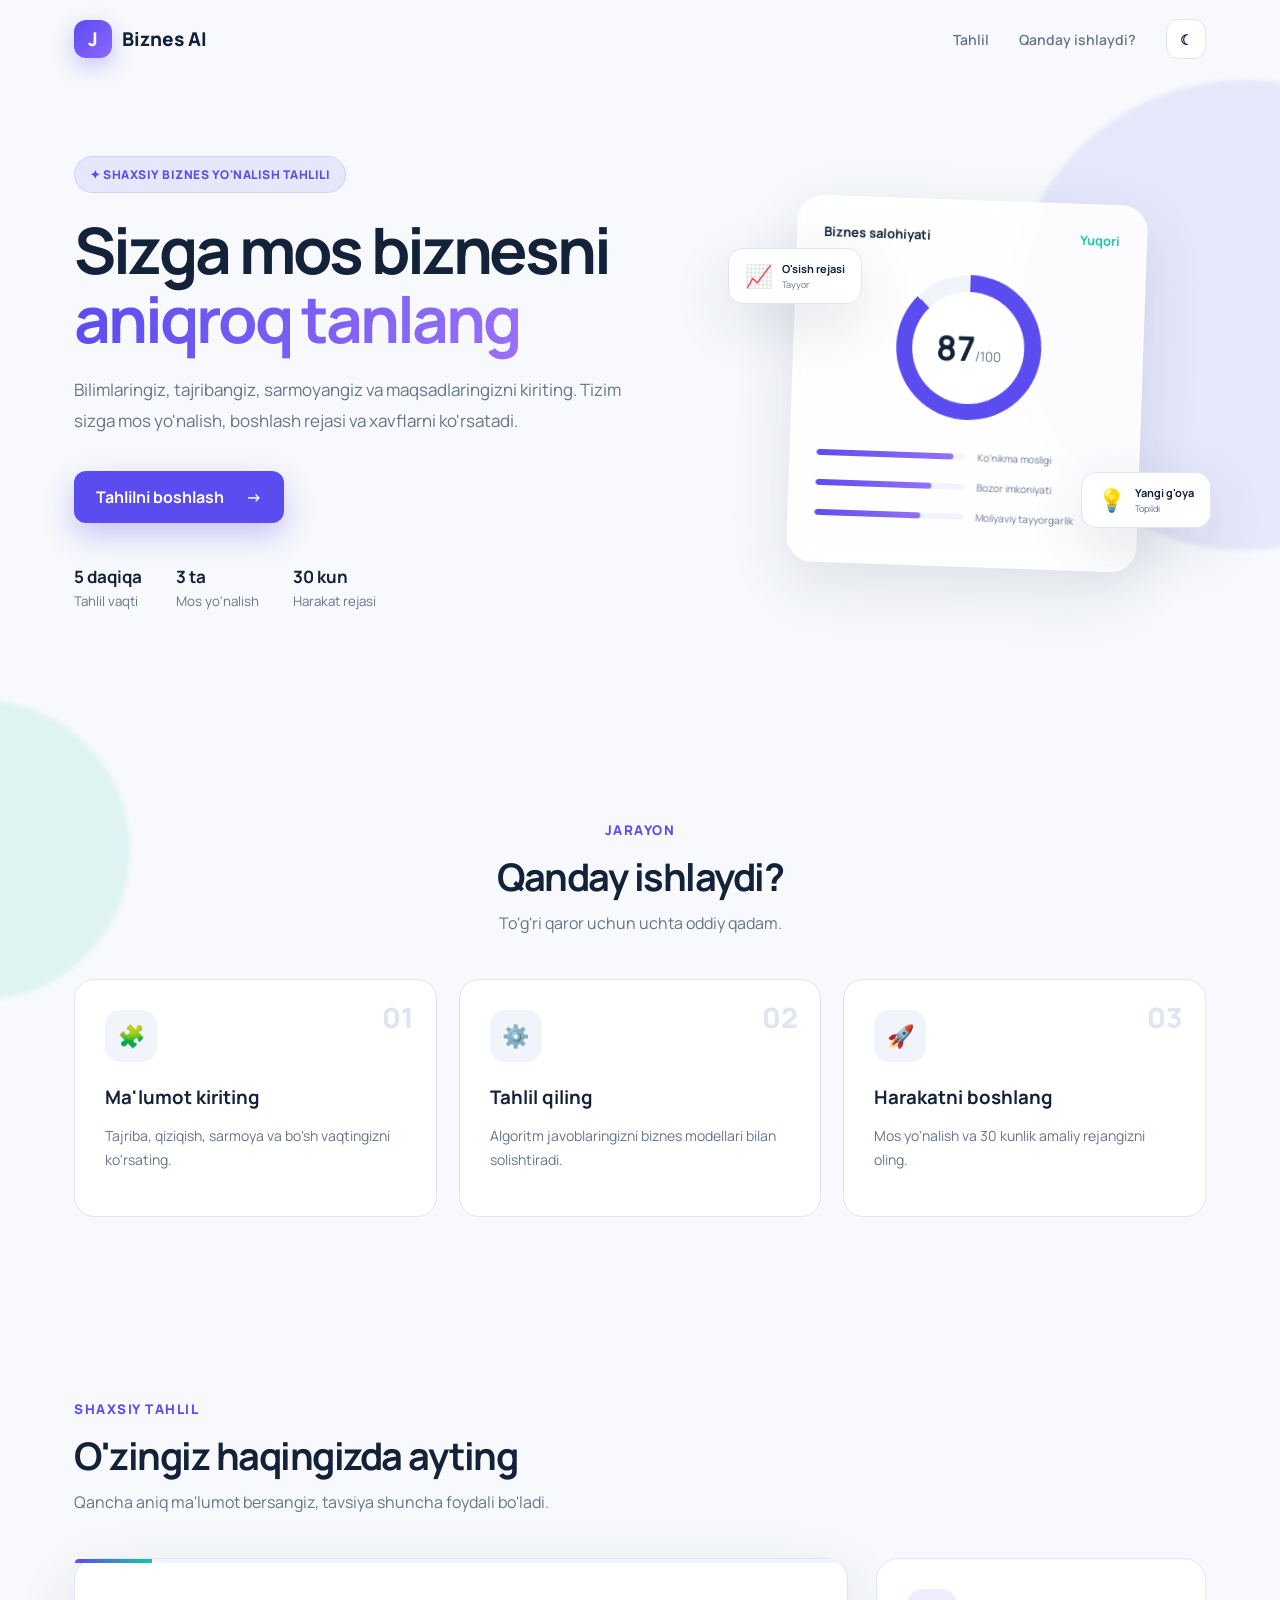
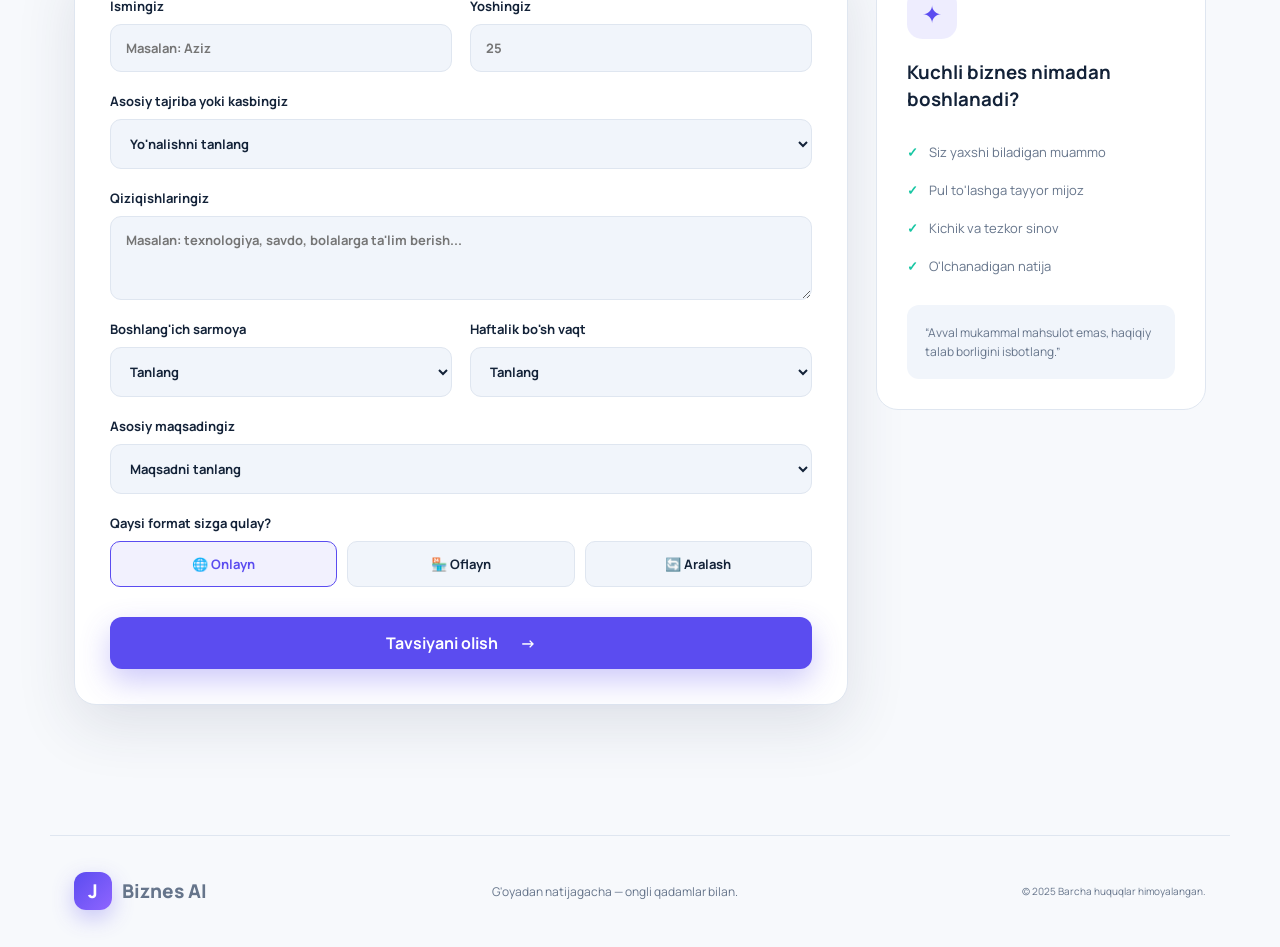
<file: projects/Biznes_Yo_nalish_AI/index.html>
<!DOCTYPE html>
<html lang="uz">
<head>
  <meta charset="UTF-8">
  <meta name="viewport" content="width=device-width, initial-scale=1.0">
  <meta name="description" content="Tajriba, qiziqish va imkoniyatlaringiz asosida mos biznes yo'nalishini aniqlang.">
  <title>Biznes Yo'nalish AI</title>
  <link rel="preconnect" href="https://fonts.googleapis.com">
  <link rel="preconnect" href="https://fonts.gstatic.com" crossorigin>
  <link href="https://fonts.googleapis.com/css2?family=Manrope:wght@400;500;600;700;800&display=swap" rel="stylesheet">
  <link rel="stylesheet" href="style.css">
</head>
<body>
  <div class="background-shape shape-one"></div>
  <div class="background-shape shape-two"></div>

  <header class="header">
    <a href="#" class="logo"><span>J</span> Biznes AI</a>
    <nav>
      <a href="#assessment">Tahlil</a>
      <a href="#how">Qanday ishlaydi?</a>
      <button class="theme-toggle" id="themeToggle" type="button" aria-label="Tungi rejim">☾</button>
    </nav>
  </header>

  <main>
    <section class="hero">
      <div class="hero-copy">
        <div class="badge">✦ Shaxsiy biznes yo'nalish tahlili</div>
        <h1>Sizga mos biznesni <span>aniqroq tanlang</span></h1>
        <p>Bilimlaringiz, tajribangiz, sarmoyangiz va maqsadlaringizni kiriting. Tizim sizga mos yo'nalish, boshlash rejasi va xavflarni ko'rsatadi.</p>
        <a class="primary-button" href="#assessment">Tahlilni boshlash <b>→</b></a>
        <div class="hero-stats">
          <div><strong>5 daqiqa</strong><small>Tahlil vaqti</small></div>
          <div><strong>3 ta</strong><small>Mos yo'nalish</small></div>
          <div><strong>30 kun</strong><small>Harakat rejasi</small></div>
        </div>
      </div>
      <div class="hero-visual">
        <div class="glass-card main-card">
          <div class="card-top"><span>Biznes salohiyati</span><b>Yuqori</b></div>
          <div class="score-ring"><div><strong>87</strong><small>/100</small></div></div>
          <div class="mini-progress"><span><i style="width:92%"></i></span><small>Ko'nikma mosligi</small></div>
          <div class="mini-progress"><span><i style="width:78%"></i></span><small>Bozor imkoniyati</small></div>
          <div class="mini-progress"><span><i style="width:71%"></i></span><small>Moliyaviy tayyorgarlik</small></div>
        </div>
        <div class="floating-card float-one">📈 <span><b>O'sish rejasi</b><small>Tayyor</small></span></div>
        <div class="floating-card float-two">💡 <span><b>Yangi g'oya</b><small>Topildi</small></span></div>
      </div>
    </section>

    <section class="how" id="how">
      <div class="section-heading">
        <small>JARAYON</small>
        <h2>Qanday ishlaydi?</h2>
        <p>To'g'ri qaror uchun uchta oddiy qadam.</p>
      </div>
      <div class="steps">
        <article><span>01</span><div class="step-icon">🧩</div><h3>Ma'lumot kiriting</h3><p>Tajriba, qiziqish, sarmoya va bo'sh vaqtingizni ko'rsating.</p></article>
        <article><span>02</span><div class="step-icon">⚙️</div><h3>Tahlil qiling</h3><p>Algoritm javoblaringizni biznes modellari bilan solishtiradi.</p></article>
        <article><span>03</span><div class="step-icon">🚀</div><h3>Harakatni boshlang</h3><p>Mos yo'nalish va 30 kunlik amaliy rejangizni oling.</p></article>
      </div>
    </section>

    <section class="assessment" id="assessment">
      <div class="section-heading left">
        <small>SHAXSIY TAHLIL</small>
        <h2>O'zingiz haqingizda ayting</h2>
        <p>Qancha aniq ma'lumot bersangiz, tavsiya shuncha foydali bo'ladi.</p>
      </div>

      <div class="assessment-layout">
        <form class="form-card" id="businessForm">
          <div class="form-progress"><div id="progressBar"></div></div>
          <div class="form-row">
            <label>Ismingiz
              <input type="text" id="name" placeholder="Masalan: Aziz" required>
            </label>
            <label>Yoshingiz
              <input type="number" id="age" min="16" max="80" placeholder="25" required>
            </label>
          </div>

          <label>Asosiy tajriba yoki kasbingiz
            <select id="experience" required>
              <option value="">Yo'nalishni tanlang</option>
              <option value="tech">IT, dasturlash yoki dizayn</option>
              <option value="sales">Savdo va mijozlar bilan ishlash</option>
              <option value="craft">Ishlab chiqarish yoki hunarmandchilik</option>
              <option value="education">Ta'lim va konsultatsiya</option>
              <option value="food">Oziq-ovqat va xizmat ko'rsatish</option>
              <option value="beginner">Hozircha tajribam kam</option>
            </select>
          </label>

          <label>Qiziqishlaringiz
            <textarea id="interests" rows="3" placeholder="Masalan: texnologiya, savdo, bolalarga ta'lim berish..." required></textarea>
          </label>

          <div class="form-row">
            <label>Boshlang'ich sarmoya
              <select id="budget" required>
                <option value="">Tanlang</option>
                <option value="low">0 – 5 mln so'm</option>
                <option value="medium">5 – 30 mln so'm</option>
                <option value="high">30 mln so'mdan ko'p</option>
              </select>
            </label>
            <label>Haftalik bo'sh vaqt
              <select id="time" required>
                <option value="">Tanlang</option>
                <option value="part">5 – 15 soat</option>
                <option value="medium">15 – 30 soat</option>
                <option value="full">To'liq vaqt</option>
              </select>
            </label>
          </div>

          <label>Asosiy maqsadingiz
            <select id="goal" required>
              <option value="">Maqsadni tanlang</option>
              <option value="extra">Qo'shimcha daromad</option>
              <option value="stable">Barqaror asosiy biznes</option>
              <option value="growth">Tez o'sadigan katta loyiha</option>
              <option value="freedom">Erkin vaqt va masofaviy ish</option>
            </select>
          </label>

          <label>Qaysi format sizga qulay?
            <div class="radio-group">
              <label><input type="radio" name="format" value="online" checked><span>🌐 Onlayn</span></label>
              <label><input type="radio" name="format" value="offline"><span>🏪 Oflayn</span></label>
              <label><input type="radio" name="format" value="hybrid"><span>🔄 Aralash</span></label>
            </div>
          </label>

          <button class="submit-button" type="submit"><span>Tavsiyani olish</span><b>→</b></button>
        </form>

        <aside class="tips-card">
          <div class="tips-icon">✦</div>
          <h3>Kuchli biznes nimadan boshlanadi?</h3>
          <ul>
            <li><span>✓</span> Siz yaxshi biladigan muammo</li>
            <li><span>✓</span> Pul to'lashga tayyor mijoz</li>
            <li><span>✓</span> Kichik va tezkor sinov</li>
            <li><span>✓</span> O'lchanadigan natija</li>
          </ul>
          <div class="quote">“Avval mukammal mahsulot emas, haqiqiy talab borligini isbotlang.”</div>
        </aside>
      </div>
    </section>

    <section class="results hidden" id="results">
      <div class="result-head">
        <div><small>SIZ UCHUN TAYYORLANDI</small><h2 id="resultTitle">Shaxsiy biznes tavsiyangiz</h2></div>
        <button id="restartButton" type="button">↻ Qayta tahlil</button>
      </div>

      <div class="result-grid">
        <article class="recommendation featured">
          <div class="rank">ENG MOS YO'NALISH</div>
          <div class="recommendation-icon" id="mainIcon">💻</div>
          <h3 id="mainBusiness">Raqamli xizmatlar agentligi</h3>
          <p id="mainDescription"></p>
          <div class="match"><div><span>Moslik darajasi</span><b id="matchScore">91%</b></div><div class="match-line"><i id="matchLine"></i></div></div>
        </article>
        <article class="recommendation">
          <div class="rank secondary">2-TAVSIYA</div>
          <div class="recommendation-icon" id="secondIcon">🎓</div>
          <h3 id="secondBusiness">Onlayn ta'lim</h3>
          <p id="secondDescription"></p>
        </article>
        <article class="recommendation">
          <div class="rank secondary">3-TAVSIYA</div>
          <div class="recommendation-icon" id="thirdIcon">🛒</div>
          <h3 id="thirdBusiness">Nishali onlayn savdo</h3>
          <p id="thirdDescription"></p>
        </article>
      </div>

      <div class="plan-card">
        <div class="plan-heading"><div><small>AMALIY QADAMLAR</small><h3>30 kunlik boshlash rejasi</h3></div><span>🗓️</span></div>
        <div class="timeline" id="timeline"></div>
      </div>

      <div class="warning-card">
        <span>⚠️</span><div><h3>Muhim tavsiya</h3><p id="riskText"></p></div>
      </div>
      <button class="print-button" id="printButton" type="button">Natijani saqlash / chop etish</button>
    </section>
  </main>

  <footer><a href="#" class="logo"><span>J</span> Biznes AI</a><p>G'oyadan natijagacha — ongli qadamlar bilan.</p><small>© 2025 Barcha huquqlar himoyalangan.</small></footer>

  <script src="script.js"></script>
</body>
</html>
</file>
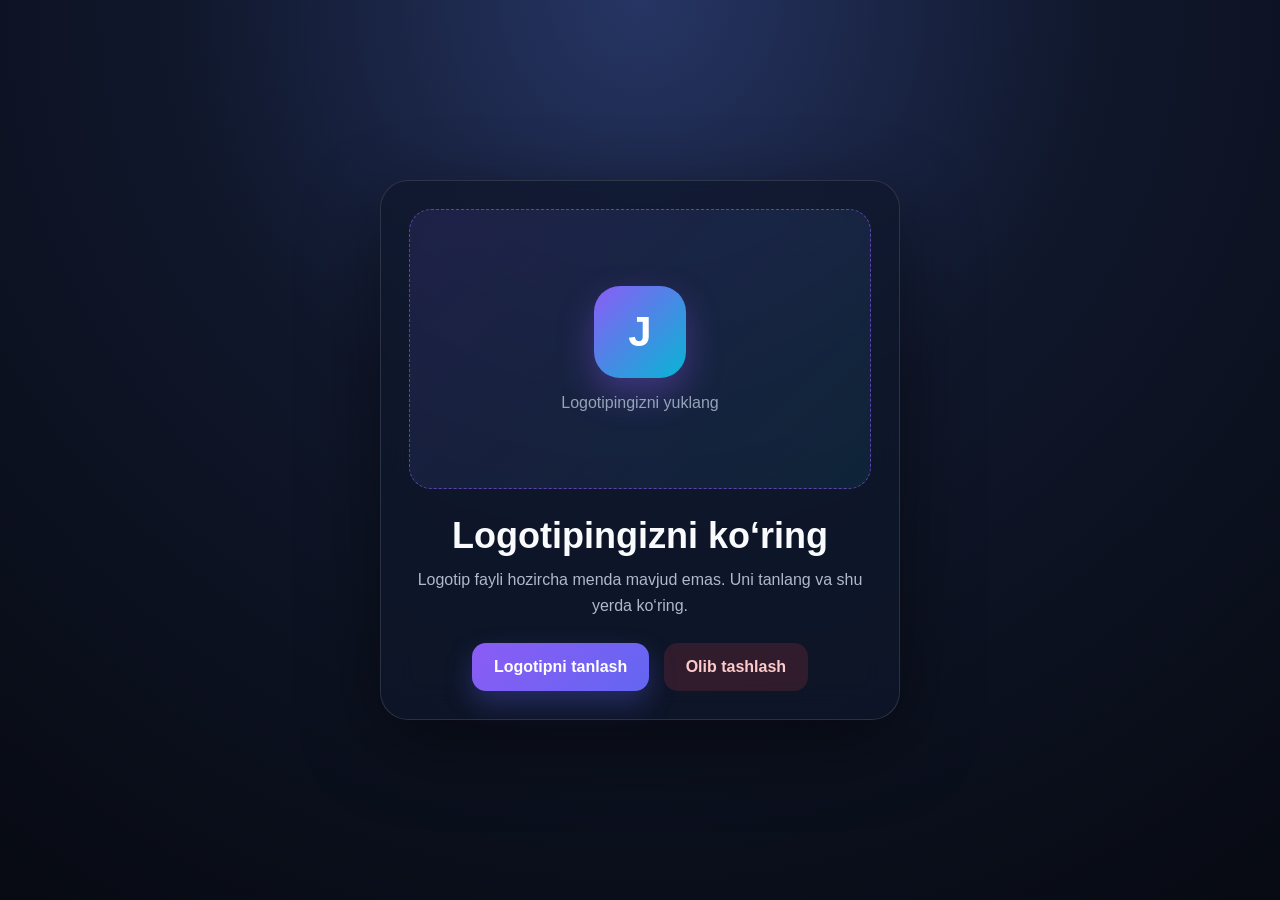
<file: projects/logotip_korish/index.html>
<!DOCTYPE html>
<html lang="uz">
<head>
  <meta charset="UTF-8">
  <meta name="viewport" content="width=device-width, initial-scale=1.0">
  <title>Logotip ko‘rinishi</title>
  <link rel="stylesheet" href="style.css">
</head>
<body>
  <main class="card">
    <div id="preview" class="preview">
      <div class="placeholder">
        <span>J</span>
        <p>Logotipingizni yuklang</p>
      </div>
    </div>

    <h1>Logotipingizni ko‘ring</h1>
    <p class="description">Logotip fayli hozircha menda mavjud emas. Uni tanlang va shu yerda ko‘ring.</p>

    <label class="upload-button" for="logoInput">Logotipni tanlash</label>
    <input id="logoInput" type="file" accept="image/png,image/jpeg,image/webp,image/svg+xml">
    <button id="removeButton" class="remove-button" type="button" hidden>Olib tashlash</button>
  </main>

  <script src="script.js"></script>
</body>
</html>
</file>
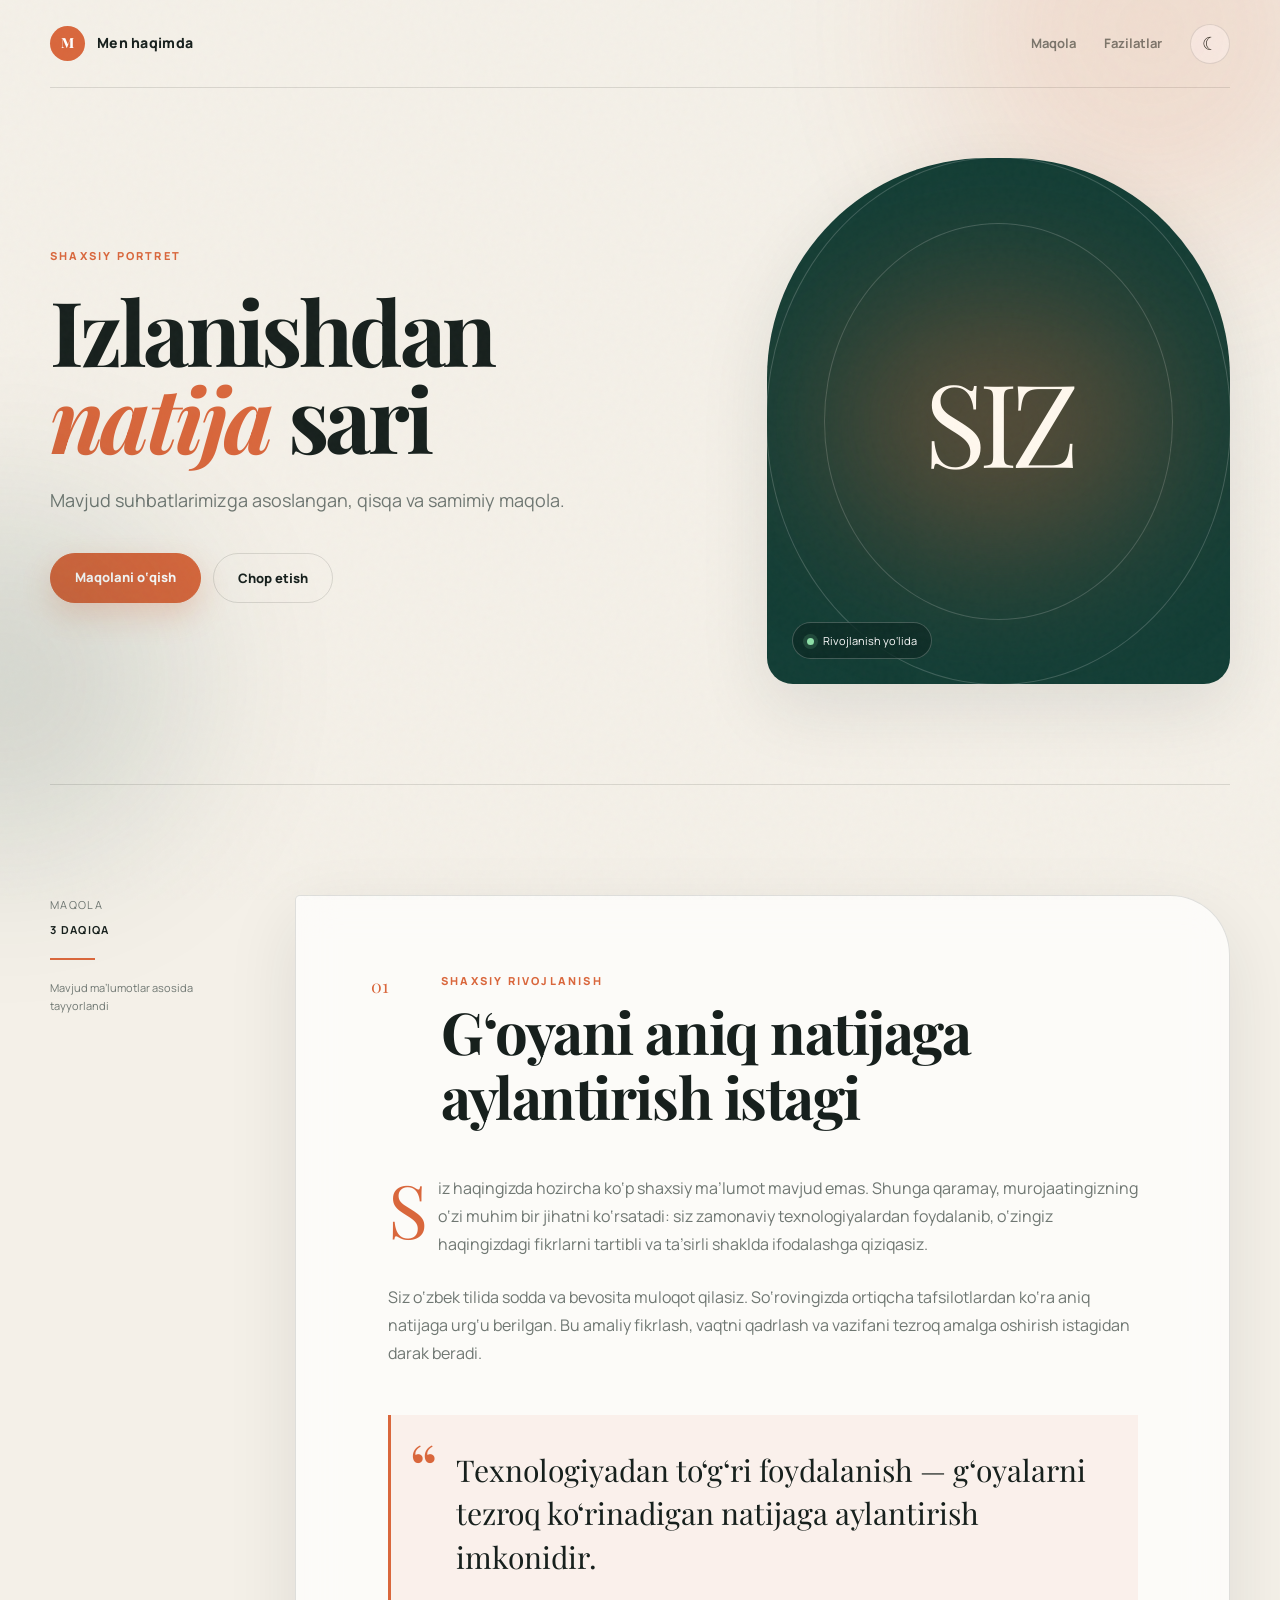
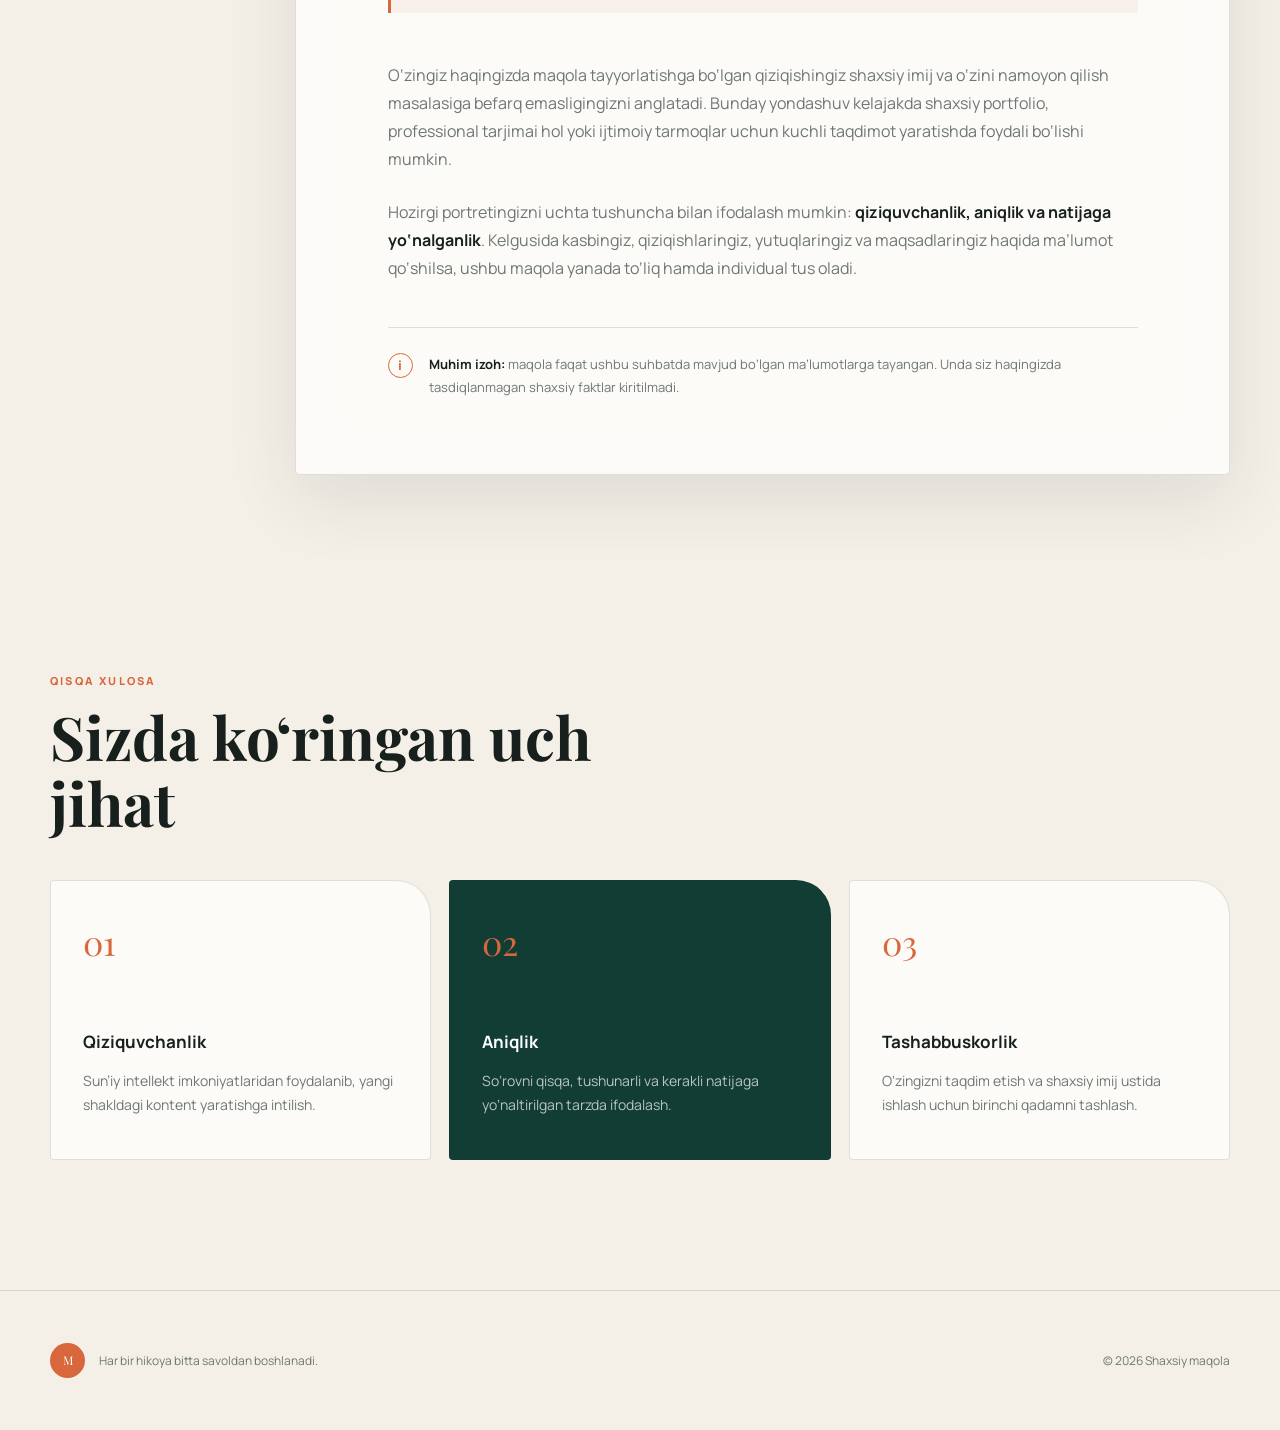
<file: projects/men_haqimda_maqola/index.html>
<!DOCTYPE html>
<html lang="uz">
<head>
  <meta charset="UTF-8">
  <meta name="viewport" content="width=device-width, initial-scale=1.0">
  <meta name="description" content="Foydalanuvchi haqida mavjud ma’lumotlarga asoslangan shaxsiy maqola">
  <title>Men haqimda | Shaxsiy maqola</title>
  <link rel="preconnect" href="https://fonts.googleapis.com">
  <link rel="preconnect" href="https://fonts.gstatic.com" crossorigin>
  <link href="https://fonts.googleapis.com/css2?family=Manrope:wght@400;500;600;700;800&family=Playfair+Display:wght@700&display=swap" rel="stylesheet">
  <link rel="stylesheet" href="style.css">
</head>
<body>
  <div class="ambient ambient-one"></div>
  <div class="ambient ambient-two"></div>

  <header class="navbar">
    <a class="brand" href="#top" aria-label="Bosh sahifa">
      <span class="brand-mark">M</span>
      <span>Men haqimda</span>
    </a>
    <nav>
      <a href="#maqola">Maqola</a>
      <a href="#fazilatlar">Fazilatlar</a>
      <button id="themeToggle" class="icon-button" type="button" aria-label="Rang rejimini almashtirish">☾</button>
    </nav>
  </header>

  <main id="top">
    <section class="hero">
      <div class="hero-copy">
        <span class="eyebrow">SHAXSIY PORTRET</span>
        <h1>Izlanishdan <em>natija</em> sari</h1>
        <p class="lead">Mavjud suhbatlarimizga asoslangan, qisqa va samimiy maqola.</p>
        <div class="hero-actions">
          <a class="primary-button" href="#maqola">Maqolani o‘qish</a>
          <button class="secondary-button" id="printButton" type="button">Chop etish</button>
        </div>
      </div>

      <div class="portrait-card" aria-label="Shaxsiy portret illyustratsiyasi">
        <div class="portrait-glow"></div>
        <div class="monogram">SIZ</div>
        <div class="status"><span></span> Rivojlanish yo‘lida</div>
      </div>
    </section>

    <section class="article-section" id="maqola">
      <aside class="article-meta">
        <span>Maqola</span>
        <strong>3 daqiqa</strong>
        <div class="meta-line"></div>
        <p>Mavjud ma’lumotlar asosida tayyorlandi</p>
      </aside>

      <article class="article-card">
        <div class="article-heading">
          <span>01</span>
          <div>
            <p class="category">SHAXSIY RIVOJLANISH</p>
            <h2>G‘oyani aniq natijaga aylantirish istagi</h2>
          </div>
        </div>

        <p class="dropcap">Siz haqingizda hozircha ko‘p shaxsiy ma’lumot mavjud emas. Shunga qaramay, murojaatingizning o‘zi muhim bir jihatni ko‘rsatadi: siz zamonaviy texnologiyalardan foydalanib, o‘zingiz haqingizdagi fikrlarni tartibli va ta’sirli shaklda ifodalashga qiziqasiz.</p>

        <p>Siz o‘zbek tilida sodda va bevosita muloqot qilasiz. So‘rovingizda ortiqcha tafsilotlardan ko‘ra aniq natijaga urg‘u berilgan. Bu amaliy fikrlash, vaqtni qadrlash va vazifani tezroq amalga oshirish istagidan darak beradi.</p>

        <blockquote>
          <span>“</span>
          Texnologiyadan to‘g‘ri foydalanish — g‘oyalarni tezroq ko‘rinadigan natijaga aylantirish imkonidir.
        </blockquote>

        <p>O‘zingiz haqingizda maqola tayyorlatishga bo‘lgan qiziqishingiz shaxsiy imij va o‘zini namoyon qilish masalasiga befarq emasligingizni anglatadi. Bunday yondashuv kelajakda shaxsiy portfolio, professional tarjimai hol yoki ijtimoiy tarmoqlar uchun kuchli taqdimot yaratishda foydali bo‘lishi mumkin.</p>

        <p>Hozirgi portretingizni uchta tushuncha bilan ifodalash mumkin: <strong>qiziquvchanlik, aniqlik va natijaga yo‘nalganlik</strong>. Kelgusida kasbingiz, qiziqishlaringiz, yutuqlaringiz va maqsadlaringiz haqida ma’lumot qo‘shilsa, ushbu maqola yanada to‘liq hamda individual tus oladi.</p>

        <div class="note">
          <div class="note-icon">i</div>
          <p><strong>Muhim izoh:</strong> maqola faqat ushbu suhbatda mavjud bo‘lgan ma’lumotlarga tayangan. Unda siz haqingizda tasdiqlanmagan shaxsiy faktlar kiritilmadi.</p>
        </div>
      </article>
    </section>

    <section class="traits" id="fazilatlar">
      <div class="section-title">
        <span>QISQA XULOSA</span>
        <h2>Sizda ko‘ringan uch jihat</h2>
      </div>
      <div class="trait-grid">
        <div class="trait-card">
          <span class="trait-number">01</span>
          <h3>Qiziquvchanlik</h3>
          <p>Sun’iy intellekt imkoniyatlaridan foydalanib, yangi shakldagi kontent yaratishga intilish.</p>
        </div>
        <div class="trait-card featured">
          <span class="trait-number">02</span>
          <h3>Aniqlik</h3>
          <p>So‘rovni qisqa, tushunarli va kerakli natijaga yo‘naltirilgan tarzda ifodalash.</p>
        </div>
        <div class="trait-card">
          <span class="trait-number">03</span>
          <h3>Tashabbuskorlik</h3>
          <p>O‘zingizni taqdim etish va shaxsiy imij ustida ishlash uchun birinchi qadamni tashlash.</p>
        </div>
      </div>
    </section>
  </main>

  <footer>
    <div>
      <span class="brand-mark">M</span>
      <p>Har bir hikoya bitta savoldan boshlanadi.</p>
    </div>
    <p>© <span id="year"></span> Shaxsiy maqola</p>
  </footer>

  <script src="script.js"></script>
</body>
</html>
</file>
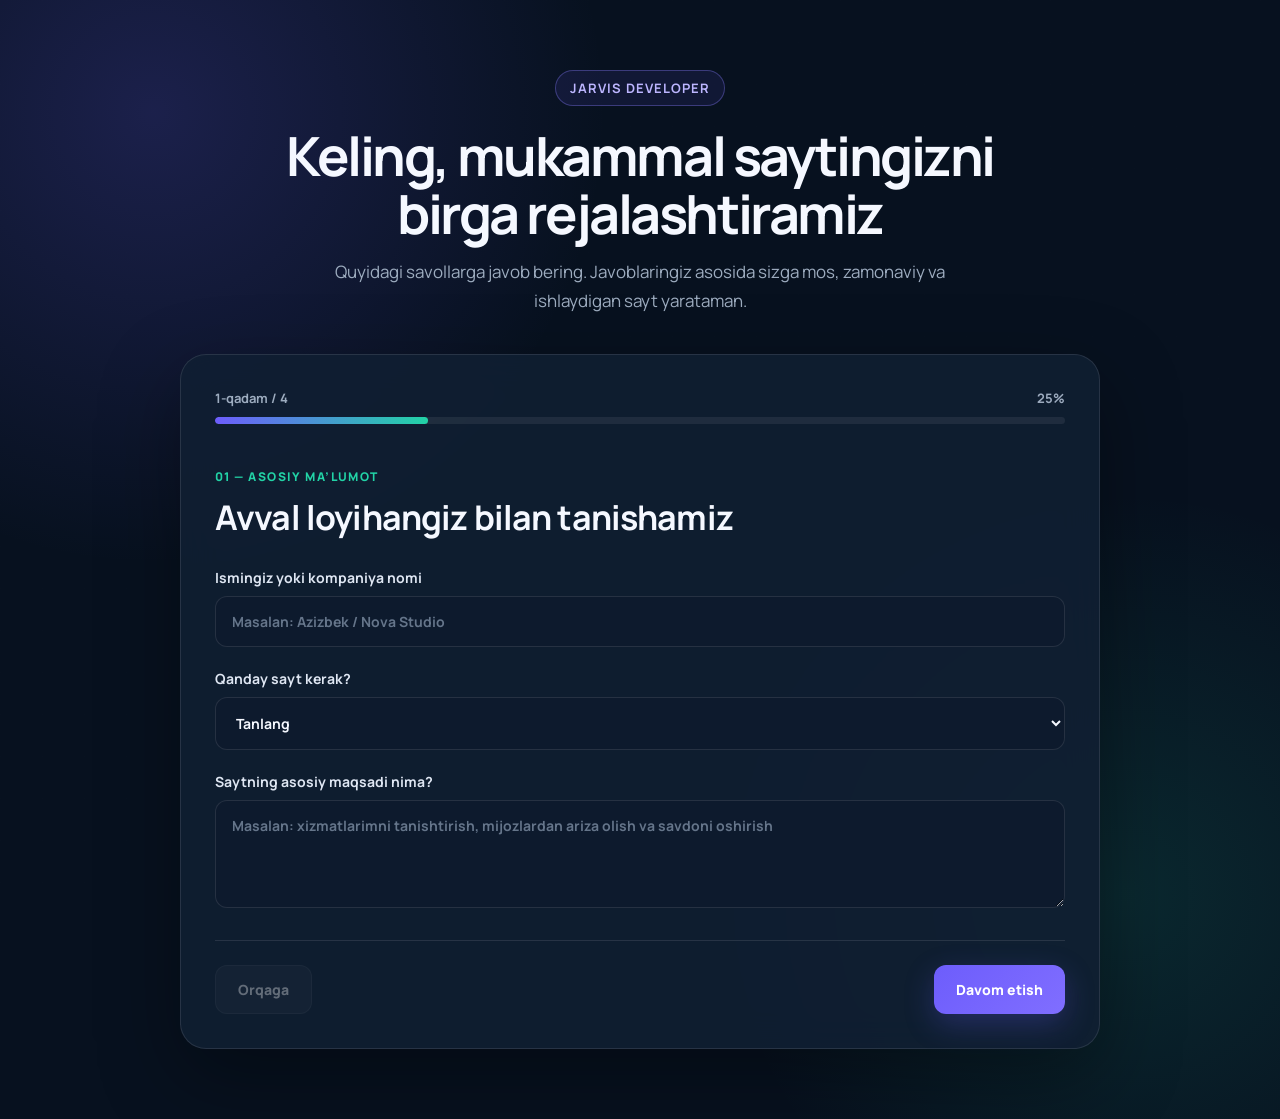
<file: projects/mukammal_sayt_brief/index.html>
<!DOCTYPE html>
<html lang="uz">
<head>
  <meta charset="UTF-8">
  <meta name="viewport" content="width=device-width, initial-scale=1.0">
  <meta name="description" content="Mukammal sayt yaratish uchun interaktiv savolnoma">
  <title>Sayt yaratish bo‘yicha savolnoma</title>
  <link rel="stylesheet" href="style.css">
</head>
<body>
  <main class="container">
    <section class="intro">
      <span class="badge">JARVIS Developer</span>
      <h1>Keling, mukammal saytingizni birga rejalashtiramiz</h1>
      <p>Quyidagi savollarga javob bering. Javoblaringiz asosida sizga mos, zamonaviy va ishlaydigan sayt yarataman.</p>
    </section>

    <section class="form-card">
      <div class="progress-wrapper">
        <div class="progress-info">
          <span id="stepText">1-qadam / 4</span>
          <span id="progressPercent">25%</span>
        </div>
        <div class="progress-track"><div id="progressBar" class="progress-bar"></div></div>
      </div>

      <form id="briefForm">
        <div class="form-step active" data-step="1">
          <span class="step-label">01 — Asosiy ma’lumot</span>
          <h2>Avval loyihangiz bilan tanishamiz</h2>

          <label>Ismingiz yoki kompaniya nomi
            <input type="text" name="name" placeholder="Masalan: Azizbek / Nova Studio" required>
          </label>

          <label>Qanday sayt kerak?
            <select name="siteType" required>
              <option value="">Tanlang</option>
              <option>Biznes sayti</option>
              <option>Internet do‘kon</option>
              <option>Portfolio</option>
              <option>Landing page</option>
              <option>Ta’lim platformasi</option>
              <option>Blog yoki yangiliklar sayti</option>
              <option>Bron qilish xizmati</option>
              <option>Boshqa</option>
            </select>
          </label>

          <label>Saytning asosiy maqsadi nima?
            <textarea name="goal" rows="4" placeholder="Masalan: xizmatlarimni tanishtirish, mijozlardan ariza olish va savdoni oshirish" required></textarea>
          </label>
        </div>

        <div class="form-step" data-step="2">
          <span class="step-label">02 — Auditoriya va sahifalar</span>
          <h2>Sayt kimlar uchun yaratiladi?</h2>

          <label>Maqsadli auditoriyangiz
            <textarea name="audience" rows="3" placeholder="Yoshi, qiziqishi, hududi yoki kasbi" required></textarea>
          </label>

          <fieldset>
            <legend>Qaysi sahifalar kerak?</legend>
            <div class="check-grid">
              <label class="check"><input type="checkbox" name="pages" value="Bosh sahifa"><span>Bosh sahifa</span></label>
              <label class="check"><input type="checkbox" name="pages" value="Biz haqimizda"><span>Biz haqimizda</span></label>
              <label class="check"><input type="checkbox" name="pages" value="Xizmatlar"><span>Xizmatlar</span></label>
              <label class="check"><input type="checkbox" name="pages" value="Mahsulotlar"><span>Mahsulotlar</span></label>
              <label class="check"><input type="checkbox" name="pages" value="Portfolio"><span>Portfolio</span></label>
              <label class="check"><input type="checkbox" name="pages" value="Blog"><span>Blog</span></label>
              <label class="check"><input type="checkbox" name="pages" value="FAQ"><span>FAQ</span></label>
              <label class="check"><input type="checkbox" name="pages" value="Aloqa"><span>Aloqa</span></label>
            </div>
          </fieldset>

          <label>Qo‘shimcha sahifalar
            <input type="text" name="extraPages" placeholder="Masalan: Narxlar, Jamoa, Hamkorlar">
          </label>
        </div>

        <div class="form-step" data-step="3">
          <span class="step-label">03 — Dizayn va funksiyalar</span>
          <h2>Sayt qanday ko‘rinishi va ishlashi kerak?</h2>

          <label>Dizayn uslubi
            <select name="style" required>
              <option value="">Tanlang</option>
              <option>Minimalistik va zamonaviy</option>
              <option>Premium va hashamatli</option>
              <option>Yorqin va kreativ</option>
              <option>Korporativ va jiddiy</option>
              <option>Texnologik va futuristik</option>
              <option>Sodda va samimiy</option>
            </select>
          </label>

          <label>Asosiy ranglar yoki brend ranglari
            <input type="text" name="colors" placeholder="Masalan: qora, oq va binafsha">
          </label>

          <fieldset>
            <legend>Kerakli funksiyalar</legend>
            <div class="check-grid">
              <label class="check"><input type="checkbox" name="features" value="Aloqa formasi"><span>Aloqa formasi</span></label>
              <label class="check"><input type="checkbox" name="features" value="Telegram integratsiyasi"><span>Telegram</span></label>
              <label class="check"><input type="checkbox" name="features" value="Onlayn to‘lov"><span>Onlayn to‘lov</span></label>
              <label class="check"><input type="checkbox" name="features" value="Savatcha"><span>Savatcha</span></label>
              <label class="check"><input type="checkbox" name="features" value="Shaxsiy kabinet"><span>Shaxsiy kabinet</span></label>
              <label class="check"><input type="checkbox" name="features" value="Qidiruv"><span>Qidiruv</span></label>
              <label class="check"><input type="checkbox" name="features" value="Ko‘p tillilik"><span>Ko‘p tillilik</span></label>
              <label class="check"><input type="checkbox" name="features" value="Admin panel"><span>Admin panel</span></label>
            </div>
          </fieldset>
        </div>

        <div class="form-step" data-step="4">
          <span class="step-label">04 — Yakuniy tafsilotlar</span>
          <h2>Oxirgi muhim savollar</h2>

          <label>Sizga yoqadigan saytlar bormi?
            <textarea name="references" rows="3" placeholder="Havolalarni yozing va aynan nimasi yoqishini ayting"></textarea>
          </label>

          <div class="two-column">
            <label>Taxminiy muddat
              <select name="deadline">
                <option>Aniq muddat yo‘q</option>
                <option>1 haftagacha</option>
                <option>2–3 hafta</option>
                <option>1 oy</option>
                <option>1 oydan ko‘p</option>
              </select>
            </label>

            <label>Taxminiy budjet
              <select name="budget">
                <option>Hali aniqlanmagan</option>
                <option>1–3 mln so‘m</option>
                <option>3–7 mln so‘m</option>
                <option>7–15 mln so‘m</option>
                <option>15 mln so‘mdan yuqori</option>
              </select>
            </label>
          </div>

          <label>Qo‘shimcha istak va izohlaringiz
            <textarea name="notes" rows="4" placeholder="Sayt haqida qolgan barcha fikrlaringizni yozing"></textarea>
          </label>
        </div>

        <div class="form-actions">
          <button type="button" id="prevBtn" class="button secondary" disabled>Orqaga</button>
          <button type="button" id="nextBtn" class="button primary">Davom etish</button>
          <button type="submit" id="submitBtn" class="button primary hidden">Natijani tayyorlash</button>
        </div>
      </form>

      <section id="result" class="result hidden" aria-live="polite">
        <div class="result-icon">✓</div>
        <h2>Brief tayyor!</h2>
        <p>Quyidagi ma’lumotni nusxalab, menga yuboring. Shundan so‘ng saytingizni yaratishni boshlaymiz.</p>
        <textarea id="summary" rows="15" readonly></textarea>
        <div class="result-actions">
          <button id="copyBtn" class="button primary">Briefni nusxalash</button>
          <button id="restartBtn" class="button secondary">Qayta to‘ldirish</button>
        </div>
      </section>
    </section>
  </main>

  <script src="script.js"></script>
</body>
</html>
</file>
<file: projects/Biznes_Yo_nalish_AI/style.css>
:root {
  --bg: #f7f9fc;
  --surface: #ffffff;
  --surface-soft: #f1f5fb;
  --text: #132238;
  --muted: #66758b;
  --primary: #5b4cf0;
  --primary-dark: #4136c7;
  --accent: #16c6a3;
  --border: #dfe6f0;
  --shadow: 0 20px 60px rgba(40, 53, 85, .12);
}

* { box-sizing: border-box; }
html { scroll-behavior: smooth; }
body { margin: 0; font-family: 'Manrope', sans-serif; background: var(--bg); color: var(--text); overflow-x: hidden; }
body.dark { --bg: #0c1220; --surface: #151d2e; --surface-soft: #1b2539; --text: #f3f6fc; --muted: #a3afc2; --border: #2a3549; --shadow: 0 20px 60px rgba(0,0,0,.3); }
button, input, select, textarea { font: inherit; }
a { color: inherit; text-decoration: none; }
.background-shape { position: absolute; border-radius: 50%; filter: blur(2px); pointer-events: none; z-index: -1; }
.shape-one { width: 470px; height: 470px; right: -200px; top: 80px; background: rgba(91,76,240,.1); }
.shape-two { width: 300px; height: 300px; left: -170px; top: 700px; background: rgba(22,198,163,.1); }

.header { height: 78px; max-width: 1180px; padding: 0 24px; margin: auto; display: flex; align-items: center; justify-content: space-between; }
.logo { display: flex; align-items: center; gap: 10px; font-size: 19px; font-weight: 800; }
.logo span { width: 38px; height: 38px; display: grid; place-items: center; color: white; background: linear-gradient(135deg, var(--primary), #8f65ff); border-radius: 12px; box-shadow: 0 8px 22px rgba(91,76,240,.3); }
.header nav { display: flex; align-items: center; gap: 30px; color: var(--muted); font-size: 14px; font-weight: 600; }
.header nav a:hover { color: var(--primary); }
.theme-toggle { border: 1px solid var(--border); background: var(--surface); color: var(--text); width: 40px; height: 40px; border-radius: 12px; cursor: pointer; }

main { max-width: 1180px; margin: auto; padding: 0 24px; }
.hero { min-height: 650px; display: grid; grid-template-columns: 1.1fr .9fr; align-items: center; gap: 70px; padding: 60px 0 100px; }
.badge { display: inline-block; color: var(--primary); background: rgba(91,76,240,.1); border: 1px solid rgba(91,76,240,.15); border-radius: 100px; padding: 9px 15px; font-size: 12px; font-weight: 800; text-transform: uppercase; letter-spacing: .5px; }
.hero h1 { font-size: clamp(42px, 5vw, 68px); line-height: 1.08; letter-spacing: -3px; margin: 22px 0; }
.hero h1 span { background: linear-gradient(100deg, var(--primary), #9870f8); -webkit-background-clip: text; color: transparent; }
.hero-copy > p { font-size: 17px; line-height: 1.8; color: var(--muted); max-width: 620px; }
.primary-button, .submit-button { display: inline-flex; align-items: center; justify-content: center; gap: 22px; padding: 15px 22px; margin-top: 18px; background: var(--primary); color: #fff; border-radius: 12px; font-weight: 700; box-shadow: 0 12px 30px rgba(91,76,240,.3); transition: .25s; }
.primary-button:hover, .submit-button:hover { background: var(--primary-dark); transform: translateY(-2px); }
.hero-stats { display: flex; gap: 34px; margin-top: 42px; }
.hero-stats div { display: flex; flex-direction: column; }
.hero-stats strong { font-size: 17px; }
.hero-stats small { color: var(--muted); margin-top: 4px; }
.hero-visual { position: relative; min-height: 450px; display: grid; place-items: center; }
.main-card { width: 350px; background: rgba(255,255,255,.85); border: 1px solid rgba(255,255,255,.8); box-shadow: var(--shadow); border-radius: 26px; padding: 26px; transform: rotate(2deg); backdrop-filter: blur(15px); }
.dark .main-card { background: rgba(21,29,46,.85); border-color: var(--border); }
.card-top { display: flex; justify-content: space-between; font-size: 13px; font-weight: 700; }
.card-top b { color: var(--accent); }
.score-ring { width: 145px; height: 145px; margin: 30px auto; border-radius: 50%; display: grid; place-items: center; background: conic-gradient(var(--primary) 0 87%, var(--surface-soft) 87%); position: relative; }
.score-ring::before { content: ''; width: 112px; height: 112px; position: absolute; border-radius: 50%; background: var(--surface); }
.score-ring div { z-index: 1; }
.score-ring strong { font-size: 34px; }
.score-ring small { color: var(--muted); }
.mini-progress { margin: 16px 0; display: grid; grid-template-columns: 1fr 135px; align-items: center; gap: 12px; }
.mini-progress span { height: 6px; background: var(--surface-soft); border-radius: 10px; overflow: hidden; }
.mini-progress i { display: block; height: 100%; border-radius: inherit; background: linear-gradient(90deg, var(--primary), #9371f8); }
.mini-progress small { font-size: 10px; color: var(--muted); }
.floating-card { position: absolute; display: flex; align-items: center; gap: 10px; background: var(--surface); border: 1px solid var(--border); padding: 12px 16px; border-radius: 15px; box-shadow: var(--shadow); font-size: 22px; }
.floating-card span { display: flex; flex-direction: column; font-size: 11px; }
.floating-card small { color: var(--muted); margin-top: 2px; }
.float-one { left: 0; top: 90px; animation: float 4s ease-in-out infinite; }
.float-two { right: -5px; bottom: 80px; animation: float 4s 1.2s ease-in-out infinite; }
@keyframes float { 50% { transform: translateY(-12px); } }

.how, .assessment, .results { padding: 90px 0; }
.section-heading { text-align: center; margin-bottom: 45px; }
.section-heading.left { text-align: left; }
.section-heading small, .result-head small, .plan-heading small { color: var(--primary); font-weight: 800; letter-spacing: 1.5px; }
.section-heading h2, .result-head h2 { font-size: 38px; letter-spacing: -1.5px; margin: 10px 0; }
.section-heading p { color: var(--muted); margin: 0; }
.steps { display: grid; grid-template-columns: repeat(3,1fr); gap: 22px; }
.steps article { position: relative; background: var(--surface); border: 1px solid var(--border); padding: 30px; border-radius: 20px; transition: .25s; }
.steps article:hover { transform: translateY(-6px); box-shadow: var(--shadow); }
.steps article > span { position: absolute; right: 22px; top: 18px; color: var(--border); font-size: 28px; font-weight: 800; }
.step-icon { width: 52px; height: 52px; display: grid; place-items: center; background: var(--surface-soft); border-radius: 15px; font-size: 22px; }
.steps h3 { margin: 22px 0 8px; }
.steps p { color: var(--muted); line-height: 1.7; font-size: 14px; }

.assessment-layout { display: grid; grid-template-columns: 1fr 330px; gap: 28px; align-items: start; }
.form-card, .tips-card, .recommendation, .plan-card, .warning-card { background: var(--surface); border: 1px solid var(--border); border-radius: 22px; }
.form-card { padding: 35px; box-shadow: var(--shadow); }
.form-progress { height: 4px; background: var(--surface-soft); margin: -35px -35px 34px; overflow: hidden; border-radius: 22px 22px 0 0; }
.form-progress div { width: 10%; height: 100%; background: linear-gradient(90deg, var(--primary), var(--accent)); transition: .3s; }
.form-card > label, .form-row > label { display: flex; flex-direction: column; gap: 9px; margin-bottom: 20px; font-size: 13px; font-weight: 700; }
.form-row { display: grid; grid-template-columns: 1fr 1fr; gap: 18px; }
input, select, textarea { width: 100%; padding: 14px 15px; border: 1px solid var(--border); color: var(--text); background: var(--surface-soft); border-radius: 11px; outline: none; transition: .2s; resize: vertical; }
input:focus, select:focus, textarea:focus { border-color: var(--primary); box-shadow: 0 0 0 3px rgba(91,76,240,.1); }
.radio-group { display: grid; grid-template-columns: repeat(3,1fr); gap: 10px; }
.radio-group label { cursor: pointer; }
.radio-group input { display: none; }
.radio-group span { display: block; text-align: center; padding: 13px 8px; background: var(--surface-soft); border: 1px solid var(--border); border-radius: 10px; }
.radio-group input:checked + span { color: var(--primary); border-color: var(--primary); background: rgba(91,76,240,.08); }
.submit-button { width: 100%; border: 0; cursor: pointer; margin-top: 10px; }
.tips-card { padding: 30px; position: sticky; top: 24px; }
.tips-icon { width: 50px; height: 50px; display: grid; place-items: center; border-radius: 15px; background: rgba(91,76,240,.1); color: var(--primary); font-size: 24px; }
.tips-card h3 { line-height: 1.45; margin: 20px 0; }
.tips-card ul { list-style: none; padding: 0; }
.tips-card li { padding: 10px 0; color: var(--muted); font-size: 13px; }
.tips-card li span { color: var(--accent); margin-right: 8px; font-weight: 800; }
.quote { margin-top: 20px; padding: 18px; background: var(--surface-soft); border-radius: 12px; color: var(--muted); line-height: 1.6; font-size: 12px; }

.hidden { display: none; }
.results.show { display: block; animation: reveal .5s ease; }
@keyframes reveal { from { opacity: 0; transform: translateY(15px); } }
.result-head { display: flex; justify-content: space-between; align-items: end; margin-bottom: 35px; }
.result-head h2 { margin-bottom: 0; }
.result-head button, .print-button { border: 1px solid var(--border); color: var(--text); background: var(--surface); border-radius: 10px; padding: 11px 15px; cursor: pointer; font-weight: 700; }
.result-grid { display: grid; grid-template-columns: 1.2fr 1fr 1fr; gap: 18px; }
.recommendation { padding: 26px; min-height: 330px; }
.recommendation.featured { border: 2px solid var(--primary); box-shadow: 0 14px 40px rgba(91,76,240,.12); }
.rank { display: inline-block; padding: 6px 10px; color: white; background: var(--primary); border-radius: 7px; font-size: 9px; letter-spacing: .7px; font-weight: 800; }
.rank.secondary { background: var(--surface-soft); color: var(--muted); }
.recommendation-icon { font-size: 38px; margin: 24px 0 18px; }
.recommendation h3 { margin: 0 0 12px; line-height: 1.4; }
.recommendation p { color: var(--muted); line-height: 1.7; font-size: 13px; }
.match { margin-top: 24px; }
.match > div:first-child { display: flex; justify-content: space-between; font-size: 12px; }
.match b { color: var(--primary); }
.match-line { height: 7px; background: var(--surface-soft); border-radius: 10px; overflow: hidden; margin-top: 9px; }
.match-line i { display: block; width: 0; height: 100%; background: linear-gradient(90deg,var(--primary),var(--accent)); transition: width 1s .3s; }
.plan-card { margin-top: 22px; padding: 30px; }
.plan-heading { display: flex; justify-content: space-between; align-items: center; }
.plan-heading h3 { margin: 7px 0 0; font-size: 24px; }
.plan-heading > span { font-size: 32px; }
.timeline { display: grid; grid-template-columns: repeat(4,1fr); gap: 15px; margin-top: 30px; }
.timeline-item { padding: 18px; border-radius: 14px; background: var(--surface-soft); }
.timeline-item b { color: var(--primary); font-size: 12px; }
.timeline-item h4 { margin: 10px 0 7px; font-size: 14px; }
.timeline-item p { color: var(--muted); font-size: 11px; line-height: 1.6; margin: 0; }
.warning-card { display: flex; align-items: flex-start; gap: 17px; margin-top: 22px; padding: 23px; border-color: rgba(243,169,57,.4); background: rgba(243,169,57,.07); }
.warning-card > span { font-size: 23px; }
.warning-card h3 { margin: 0 0 6px; font-size: 15px; }
.warning-card p { color: var(--muted); margin: 0; line-height: 1.6; font-size: 13px; }
.print-button { display: block; margin: 25px auto 0; }
footer { max-width: 1180px; margin: 40px auto 0; padding: 35px 24px; border-top: 1px solid var(--border); display: flex; align-items: center; justify-content: space-between; color: var(--muted); font-size: 12px; }

@media (max-width: 900px) {
  .hero { grid-template-columns: 1fr; text-align: center; padding-top: 70px; }
  .hero-copy > p { margin-left: auto; margin-right: auto; }
  .hero-stats { justify-content: center; }
  .hero-visual { display: none; }
  .assessment-layout { grid-template-columns: 1fr; }
  .tips-card { position: static; }
  .result-grid { grid-template-columns: 1fr; }
  .timeline { grid-template-columns: 1fr 1fr; }
}
@media (max-width: 620px) {
  .header nav a { display: none; }
  .hero { min-height: auto; padding: 70px 0; }
  .hero h1 { letter-spacing: -2px; }
  .hero-stats { gap: 15px; justify-content: space-between; }
  .hero-stats small { font-size: 10px; }
  .steps, .form-row, .timeline { grid-template-columns: 1fr; }
  .how, .assessment, .results { padding: 65px 0; }
  .form-card { padding: 22px; }
  .form-progress { margin: -22px -22px 25px; }
  .radio-group { grid-template-columns: 1fr; }
  .result-head { align-items: flex-start; gap: 20px; flex-direction: column; }
  .section-heading h2, .result-head h2 { font-size: 30px; }
  footer { flex-direction: column; gap: 16px; text-align: center; }
}
@media print {
  .header, .hero, .how, .assessment, footer, .result-head button, .print-button { display: none !important; }
  body { background: white; }
  .results { display: block !important; padding: 10px; }
  .recommendation, .plan-card, .warning-card { break-inside: avoid; box-shadow: none !important; }
}
</file>
<file: projects/logotip_korish/style.css>
* {
  box-sizing: border-box;
}

body {
  min-height: 100vh;
  margin: 0;
  display: grid;
  place-items: center;
  padding: 24px;
  color: #f8fafc;
  font-family: Inter, Arial, sans-serif;
  background: radial-gradient(circle at top, #263564 0%, #10172b 42%, #070a12 100%);
}

.card {
  width: min(100%, 520px);
  padding: 28px;
  text-align: center;
  border: 1px solid rgba(255, 255, 255, 0.12);
  border-radius: 28px;
  background: rgba(15, 23, 42, 0.72);
  box-shadow: 0 24px 80px rgba(0, 0, 0, 0.45);
  backdrop-filter: blur(18px);
}

.preview {
  min-height: 280px;
  display: grid;
  place-items: center;
  overflow: hidden;
  padding: 30px;
  border: 1px dashed rgba(139, 92, 246, 0.6);
  border-radius: 22px;
  background: linear-gradient(135deg, rgba(139, 92, 246, 0.12), rgba(34, 211, 238, 0.08));
}

.preview img {
  display: block;
  max-width: 100%;
  max-height: 220px;
  object-fit: contain;
  filter: drop-shadow(0 14px 24px rgba(0, 0, 0, 0.25));
}

.placeholder span {
  width: 92px;
  height: 92px;
  display: grid;
  place-items: center;
  margin: 0 auto 16px;
  border-radius: 26px;
  color: white;
  font-size: 42px;
  font-weight: 800;
  background: linear-gradient(135deg, #8b5cf6, #06b6d4);
  box-shadow: 0 15px 35px rgba(139, 92, 246, 0.35);
}

.placeholder p {
  margin: 0;
  color: #94a3b8;
}

h1 {
  margin: 26px 0 10px;
  font-size: clamp(26px, 5vw, 36px);
}

.description {
  margin: 0 auto 24px;
  color: #aeb9cc;
  line-height: 1.6;
}

#logoInput {
  display: none;
}

.upload-button,
.remove-button {
  display: inline-flex;
  align-items: center;
  justify-content: center;
  min-height: 48px;
  padding: 0 22px;
  border: 0;
  border-radius: 14px;
  cursor: pointer;
  font: inherit;
  font-weight: 700;
  transition: transform 0.2s ease, box-shadow 0.2s ease;
}

.upload-button {
  color: white;
  background: linear-gradient(135deg, #8b5cf6, #6366f1);
  box-shadow: 0 12px 28px rgba(99, 102, 241, 0.3);
}

.remove-button {
  margin-left: 10px;
  color: #fecaca;
  background: rgba(239, 68, 68, 0.15);
}

.upload-button:hover,
.remove-button:hover {
  transform: translateY(-2px);
}

@media (max-width: 480px) {
  .card {
    padding: 18px;
  }

  .preview {
    min-height: 230px;
  }

  .upload-button,
  .remove-button {
    width: 100%;
  }

  .remove-button {
    margin: 10px 0 0;
  }
}
</file>
<file: projects/men_haqimda_maqola/style.css>
:root {
  --bg: #f4f0e8;
  --surface: rgba(255, 255, 255, 0.7);
  --surface-solid: #fffdf8;
  --text: #17201d;
  --muted: #6f7772;
  --accent: #d9673c;
  --accent-dark: #ad4624;
  --green: #123d35;
  --line: rgba(23, 32, 29, 0.13);
  --shadow: 0 24px 70px rgba(27, 43, 37, 0.1);
}

body.dark {
  --bg: #111815;
  --surface: rgba(27, 37, 33, 0.76);
  --surface-solid: #1b2521;
  --text: #f4f0e8;
  --muted: #aab3ae;
  --accent: #ef7d52;
  --accent-dark: #ff9871;
  --green: #78bbaa;
  --line: rgba(255, 255, 255, 0.12);
  --shadow: 0 24px 70px rgba(0, 0, 0, 0.28);
}

* {
  box-sizing: border-box;
  margin: 0;
  padding: 0;
}

html {
  scroll-behavior: smooth;
}

body {
  min-height: 100vh;
  overflow-x: hidden;
  background: var(--bg);
  color: var(--text);
  font-family: 'Manrope', sans-serif;
  line-height: 1.75;
  transition: background 0.3s ease, color 0.3s ease;
}

body::before {
  content: '';
  position: fixed;
  inset: 0;
  pointer-events: none;
  opacity: 0.04;
  background-image: url("data:image/svg+xml,%3Csvg viewBox='0 0 180 180' xmlns='http://www.w3.org/2000/svg'%3E%3Cfilter id='n'%3E%3CfeTurbulence type='fractalNoise' baseFrequency='.9' numOctaves='4' stitchTiles='stitch'/%3E%3C/filter%3E%3Crect width='100%25' height='100%25' filter='url(%23n)' opacity='.7'/%3E%3C/svg%3E");
  z-index: 20;
}

.ambient {
  position: fixed;
  border-radius: 50%;
  filter: blur(90px);
  pointer-events: none;
  opacity: 0.14;
}

.ambient-one {
  width: 420px;
  height: 420px;
  top: -180px;
  right: -80px;
  background: var(--accent);
}

.ambient-two {
  width: 350px;
  height: 350px;
  bottom: 5%;
  left: -170px;
  background: var(--green);
}

.navbar {
  width: min(1180px, calc(100% - 40px));
  height: 88px;
  margin: 0 auto;
  display: flex;
  align-items: center;
  justify-content: space-between;
  border-bottom: 1px solid var(--line);
}

.brand {
  display: flex;
  align-items: center;
  gap: 12px;
  color: var(--text);
  text-decoration: none;
  font-size: 14px;
  font-weight: 800;
  letter-spacing: 0.02em;
}

.brand-mark {
  width: 35px;
  height: 35px;
  display: inline-grid;
  place-items: center;
  border-radius: 50%;
  background: var(--accent);
  color: white;
  font-family: 'Playfair Display', serif;
}

nav {
  display: flex;
  align-items: center;
  gap: 28px;
}

nav a {
  color: var(--muted);
  text-decoration: none;
  font-size: 13px;
  font-weight: 700;
  transition: color 0.2s ease;
}

nav a:hover {
  color: var(--accent);
}

.icon-button {
  width: 40px;
  height: 40px;
  border: 1px solid var(--line);
  border-radius: 50%;
  background: var(--surface);
  color: var(--text);
  font-size: 18px;
  cursor: pointer;
}

main {
  width: min(1180px, calc(100% - 40px));
  margin: 0 auto;
}

.hero {
  min-height: 620px;
  display: grid;
  grid-template-columns: 1.15fr 0.85fr;
  align-items: center;
  gap: 90px;
  padding: 70px 0 100px;
}

.eyebrow,
.section-title span,
.category {
  color: var(--accent);
  font-size: 11px;
  font-weight: 800;
  letter-spacing: 0.2em;
}

.hero h1 {
  max-width: 720px;
  margin: 18px 0 24px;
  font-family: 'Playfair Display', serif;
  font-size: clamp(55px, 7vw, 92px);
  line-height: 0.98;
  letter-spacing: -0.04em;
}

.hero h1 em {
  color: var(--accent);
  font-weight: 700;
}

.lead {
  max-width: 560px;
  color: var(--muted);
  font-size: 18px;
}

.hero-actions {
  display: flex;
  gap: 12px;
  margin-top: 36px;
}

.primary-button,
.secondary-button {
  min-height: 50px;
  display: inline-flex;
  align-items: center;
  justify-content: center;
  padding: 0 24px;
  border-radius: 999px;
  font-family: inherit;
  font-size: 13px;
  font-weight: 800;
  text-decoration: none;
  cursor: pointer;
}

.primary-button {
  border: 1px solid var(--accent);
  background: var(--accent);
  color: white;
  box-shadow: 0 12px 30px rgba(217, 103, 60, 0.24);
}

.secondary-button {
  border: 1px solid var(--line);
  background: transparent;
  color: var(--text);
}

.portrait-card {
  position: relative;
  aspect-ratio: 0.88;
  display: grid;
  place-items: center;
  overflow: hidden;
  border-radius: 220px 220px 26px 26px;
  background: var(--green);
  box-shadow: var(--shadow);
}

.portrait-card::before,
.portrait-card::after {
  content: '';
  position: absolute;
  border: 1px solid rgba(255,255,255,0.18);
  border-radius: 50%;
}

.portrait-card::before {
  width: 75%;
  height: 75%;
}

.portrait-card::after {
  width: 100%;
  height: 100%;
}

.portrait-glow {
  position: absolute;
  width: 75%;
  height: 50%;
  border-radius: 50%;
  background: var(--accent);
  filter: blur(75px);
  opacity: 0.35;
}

.monogram {
  position: relative;
  color: #fff8ee;
  font-family: 'Playfair Display', serif;
  font-size: clamp(64px, 9vw, 120px);
  letter-spacing: -0.06em;
  z-index: 1;
}

.status {
  position: absolute;
  bottom: 25px;
  left: 25px;
  padding: 8px 14px;
  border: 1px solid rgba(255,255,255,0.22);
  border-radius: 999px;
  background: rgba(10, 30, 26, 0.48);
  color: white;
  font-size: 11px;
  backdrop-filter: blur(12px);
  z-index: 2;
}

.status span {
  width: 7px;
  height: 7px;
  display: inline-block;
  margin-right: 7px;
  border-radius: 50%;
  background: #8ee0a8;
  box-shadow: 0 0 0 4px rgba(142, 224, 168, 0.15);
}

.article-section {
  display: grid;
  grid-template-columns: 190px minmax(0, 1fr);
  gap: 55px;
  padding: 110px 0;
  border-top: 1px solid var(--line);
}

.article-meta {
  position: sticky;
  top: 30px;
  align-self: start;
  display: flex;
  flex-direction: column;
  gap: 5px;
  color: var(--muted);
  font-size: 11px;
  text-transform: uppercase;
  letter-spacing: 0.12em;
}

.article-meta strong {
  color: var(--text);
}

.meta-line {
  width: 45px;
  height: 2px;
  margin: 14px 0;
  background: var(--accent);
}

.article-meta p {
  max-width: 145px;
  text-transform: none;
  letter-spacing: normal;
  line-height: 1.6;
}

.article-card {
  padding: clamp(28px, 6vw, 75px);
  border: 1px solid var(--line);
  border-radius: 5px 60px 5px 5px;
  background: var(--surface);
  box-shadow: var(--shadow);
  backdrop-filter: blur(20px);
}

.article-heading {
  display: grid;
  grid-template-columns: 50px 1fr;
  gap: 20px;
  margin-bottom: 45px;
}

.article-heading > span {
  color: var(--accent);
  font-family: 'Playfair Display', serif;
  font-size: 18px;
}

.article-heading h2 {
  max-width: 700px;
  margin-top: 8px;
  font-family: 'Playfair Display', serif;
  font-size: clamp(35px, 5vw, 58px);
  line-height: 1.12;
  letter-spacing: -0.025em;
}

.article-card > p {
  max-width: 750px;
  margin: 0 auto 25px;
  color: var(--muted);
  font-size: 16px;
}

.article-card p strong {
  color: var(--text);
}

.dropcap::first-letter {
  float: left;
  margin: 11px 10px 0 0;
  color: var(--accent);
  font-family: 'Playfair Display', serif;
  font-size: 74px;
  line-height: 0.65;
}

blockquote {
  position: relative;
  max-width: 750px;
  margin: 48px auto;
  padding: 34px 35px 34px 65px;
  border-left: 3px solid var(--accent);
  background: rgba(217, 103, 60, 0.07);
  color: var(--text);
  font-family: 'Playfair Display', serif;
  font-size: clamp(22px, 3vw, 30px);
  line-height: 1.45;
}

blockquote span {
  position: absolute;
  top: 2px;
  left: 18px;
  color: var(--accent);
  font-size: 70px;
}

.note {
  max-width: 750px;
  display: flex;
  gap: 16px;
  margin: 45px auto 0;
  padding-top: 25px;
  border-top: 1px solid var(--line);
  color: var(--muted);
  font-size: 13px;
}

.note-icon {
  flex: 0 0 25px;
  width: 25px;
  height: 25px;
  display: grid;
  place-items: center;
  border: 1px solid var(--accent);
  border-radius: 50%;
  color: var(--accent);
  font-weight: 800;
}

.traits {
  padding: 80px 0 130px;
}

.section-title {
  max-width: 620px;
  margin-bottom: 45px;
}

.section-title h2 {
  margin-top: 10px;
  font-family: 'Playfair Display', serif;
  font-size: clamp(38px, 5vw, 60px);
  line-height: 1.1;
}

.trait-grid {
  display: grid;
  grid-template-columns: repeat(3, 1fr);
  gap: 18px;
}

.trait-card {
  min-height: 280px;
  padding: 32px;
  border: 1px solid var(--line);
  border-radius: 4px 35px 4px 4px;
  background: var(--surface);
  transition: transform 0.25s ease, box-shadow 0.25s ease;
}

.trait-card:hover {
  transform: translateY(-7px);
  box-shadow: var(--shadow);
}

.trait-card.featured {
  background: var(--green);
  color: white;
}

.trait-number {
  color: var(--accent);
  font-family: 'Playfair Display', serif;
  font-size: 34px;
}

.trait-card h3 {
  margin: 55px 0 12px;
  font-size: 17px;
}

.trait-card p {
  color: var(--muted);
  font-size: 14px;
}

.trait-card.featured p {
  color: rgba(255,255,255,0.7);
}

footer {
  min-height: 140px;
  display: flex;
  align-items: center;
  justify-content: space-between;
  gap: 30px;
  padding: 30px max(20px, calc((100vw - 1180px) / 2));
  border-top: 1px solid var(--line);
  color: var(--muted);
  font-size: 12px;
}

footer > div {
  display: flex;
  align-items: center;
  gap: 14px;
}

@media (max-width: 850px) {
  .hero {
    grid-template-columns: 1fr;
    gap: 50px;
  }

  .portrait-card {
    width: min(480px, 100%);
    justify-self: center;
  }

  .article-section {
    grid-template-columns: 1fr;
    gap: 25px;
  }

  .article-meta {
    position: static;
  }

  .trait-grid {
    grid-template-columns: 1fr;
  }

  .trait-card {
    min-height: 230px;
  }
}

@media (max-width: 560px) {
  .navbar,
  main {
    width: min(100% - 28px, 1180px);
  }

  nav a {
    display: none;
  }

  .hero {
    min-height: auto;
    padding: 70px 0;
  }

  .hero-actions {
    flex-direction: column;
  }

  .article-section {
    padding: 75px 0;
  }

  .article-card {
    border-radius: 4px 35px 4px 4px;
  }

  .article-heading {
    grid-template-columns: 1fr;
  }

  blockquote {
    padding: 55px 24px 28px;
  }

  footer {
    flex-direction: column;
    align-items: flex-start;
  }
}

@media print {
  .navbar, .hero-actions, .ambient, footer, .traits, .article-meta {
    display: none !important;
  }

  body {
    background: white;
    color: black;
  }

  .hero {
    min-height: auto;
    grid-template-columns: 1fr;
    padding: 30px 0;
  }

  .portrait-card {
    display: none;
  }

  .article-section {
    display: block;
    padding: 20px 0;
    border: 0;
  }

  .article-card {
    padding: 0;
    border: 0;
    box-shadow: none;
  }
}
</file>
<file: projects/mukammal_sayt_brief/style.css>
@import url('https://fonts.googleapis.com/css2?family=Manrope:wght@400;500;600;700;800&display=swap');

:root {
  --bg: #07111f;
  --card: rgba(17, 31, 51, 0.88);
  --field: #0d1a2d;
  --text: #f5f8ff;
  --muted: #9dacbf;
  --primary: #6d5dfc;
  --primary-light: #8b7fff;
  --accent: #22d3a6;
  --border: rgba(255, 255, 255, 0.1);
  --danger: #ff6b7a;
}

* { box-sizing: border-box; }

body {
  margin: 0;
  min-height: 100vh;
  color: var(--text);
  background:
    radial-gradient(circle at 12% 10%, rgba(109, 93, 252, 0.2), transparent 30%),
    radial-gradient(circle at 88% 80%, rgba(34, 211, 166, 0.12), transparent 28%),
    var(--bg);
  font-family: 'Manrope', sans-serif;
}

body::before {
  content: '';
  position: fixed;
  inset: 0;
  pointer-events: none;
  opacity: .18;
  background-image: linear-gradient(rgba(255,255,255,.03) 1px, transparent 1px), linear-gradient(90deg, rgba(255,255,255,.03) 1px, transparent 1px);
  background-size: 42px 42px;
}

.container {
  width: min(920px, calc(100% - 32px));
  margin: 0 auto;
  padding: 70px 0;
  position: relative;
}

.intro { text-align: center; margin-bottom: 38px; }

.badge {
  display: inline-flex;
  padding: 8px 14px;
  border: 1px solid rgba(139, 127, 255, .35);
  border-radius: 999px;
  color: #bdb6ff;
  background: rgba(109, 93, 252, .1);
  font-size: 13px;
  font-weight: 700;
  letter-spacing: .08em;
  text-transform: uppercase;
}

h1 {
  max-width: 760px;
  margin: 20px auto 14px;
  font-size: clamp(32px, 5vw, 54px);
  line-height: 1.08;
  letter-spacing: -.045em;
}

.intro p {
  max-width: 670px;
  margin: 0 auto;
  color: var(--muted);
  font-size: 17px;
  line-height: 1.75;
}

.form-card {
  padding: 34px;
  border: 1px solid var(--border);
  border-radius: 26px;
  background: var(--card);
  box-shadow: 0 28px 80px rgba(0,0,0,.35);
  backdrop-filter: blur(18px);
}

.progress-wrapper { margin-bottom: 40px; }
.progress-info { display: flex; justify-content: space-between; color: var(--muted); font-size: 13px; font-weight: 700; margin-bottom: 10px; }
.progress-track { height: 7px; border-radius: 20px; background: rgba(255,255,255,.07); overflow: hidden; }
.progress-bar { width: 25%; height: 100%; border-radius: inherit; background: linear-gradient(90deg, var(--primary), var(--accent)); transition: width .35s ease; }

.form-step { display: none; animation: show .35s ease; }
.form-step.active { display: block; }
@keyframes show { from { opacity: 0; transform: translateY(10px); } to { opacity: 1; transform: translateY(0); } }

.step-label { color: var(--accent); font-size: 12px; font-weight: 800; letter-spacing: .12em; text-transform: uppercase; }
h2 { margin: 8px 0 28px; font-size: clamp(24px, 4vw, 34px); letter-spacing: -.025em; }

label, legend { color: #dfe7f3; font-size: 14px; font-weight: 700; }
label { display: block; margin-bottom: 22px; }

input, select, textarea {
  width: 100%;
  margin-top: 9px;
  padding: 15px 16px;
  border: 1px solid var(--border);
  border-radius: 12px;
  outline: none;
  background: var(--field);
  color: var(--text);
  font: inherit;
  font-size: 14px;
  transition: .2s ease;
}

textarea { resize: vertical; min-height: 105px; }
input::placeholder, textarea::placeholder { color: #65758a; }
input:focus, select:focus, textarea:focus { border-color: var(--primary-light); box-shadow: 0 0 0 3px rgba(109,93,252,.15); }
input.invalid, select.invalid, textarea.invalid { border-color: var(--danger); }

fieldset { margin: 0 0 24px; padding: 0; border: 0; }
legend { margin-bottom: 12px; }
.check-grid { display: grid; grid-template-columns: repeat(2, 1fr); gap: 10px; }
.check { margin: 0; cursor: pointer; }
.check input { position: absolute; opacity: 0; pointer-events: none; }
.check span {
  display: flex;
  align-items: center;
  min-height: 52px;
  padding: 12px 14px;
  border: 1px solid var(--border);
  border-radius: 12px;
  background: var(--field);
  color: var(--muted);
  transition: .2s ease;
}
.check span::before {
  content: '';
  width: 17px;
  height: 17px;
  margin-right: 10px;
  border: 1px solid #506077;
  border-radius: 5px;
}
.check input:checked + span { color: white; border-color: var(--primary); background: rgba(109,93,252,.12); }
.check input:checked + span::before { border-color: var(--primary); background: var(--primary); box-shadow: inset 0 0 0 4px rgba(255,255,255,.9); }

.two-column { display: grid; grid-template-columns: 1fr 1fr; gap: 16px; }
.form-actions, .result-actions { display: flex; justify-content: space-between; gap: 12px; margin-top: 28px; padding-top: 24px; border-top: 1px solid var(--border); }
.button { border: 0; border-radius: 12px; padding: 14px 22px; color: white; font: inherit; font-size: 14px; font-weight: 800; cursor: pointer; transition: .2s ease; }
.button:hover { transform: translateY(-2px); }
.button:disabled { opacity: .35; cursor: not-allowed; transform: none; }
.button.primary { background: linear-gradient(135deg, var(--primary), #806eff); box-shadow: 0 10px 30px rgba(109,93,252,.25); }
.button.secondary { background: rgba(255,255,255,.07); border: 1px solid var(--border); }
.hidden { display: none !important; }

.result { text-align: center; animation: show .4s ease; }
.result-icon { display: grid; place-items: center; width: 64px; height: 64px; margin: 0 auto 18px; border-radius: 50%; color: #05241d; background: var(--accent); font-size: 28px; font-weight: 800; box-shadow: 0 0 35px rgba(34,211,166,.25); }
.result h2 { margin-bottom: 8px; }
.result p { max-width: 590px; margin: 0 auto 24px; color: var(--muted); line-height: 1.65; }
.result textarea { min-height: 330px; text-align: left; line-height: 1.7; }
.result-actions { justify-content: center; }

@media (max-width: 650px) {
  .container { padding: 38px 0; }
  .form-card { padding: 22px 18px; border-radius: 20px; }
  .check-grid, .two-column { grid-template-columns: 1fr; }
  .intro p { font-size: 15px; }
  .button { padding: 13px 16px; }
  .result-actions { flex-direction: column; }
}
</file>
